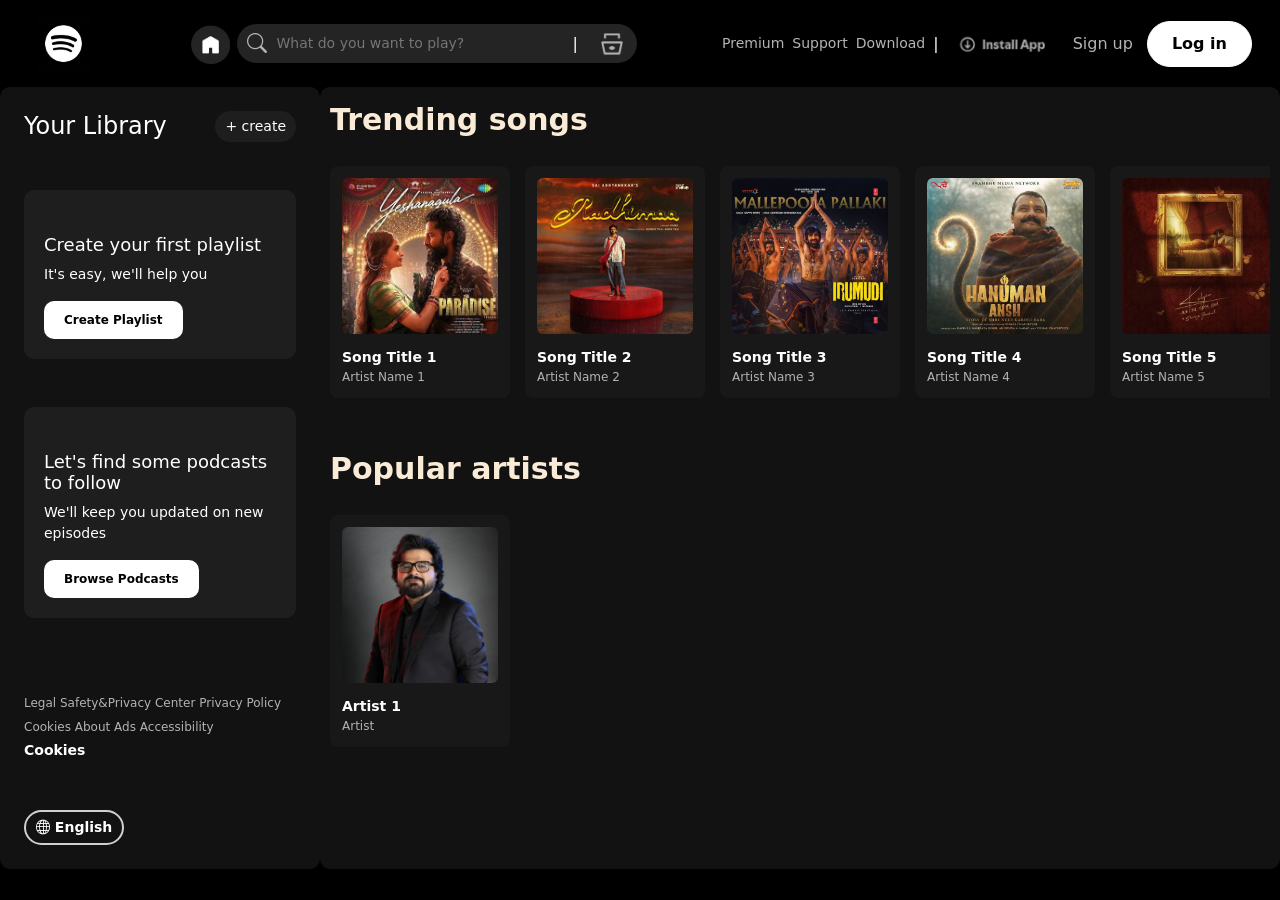
<file: spotifyclone/index.html>
<!DOCTYPE html>
<html lang="en">
<head>
    <meta charset="UTF-8">
    <meta name="viewport" content="width=device-width, initial-scale=1.0">
    <link href="https://cdn.jsdelivr.net/npm/bootstrap@5.3.3/dist/css/bootstrap.min.css" rel="stylesheet">
    <link rel="stylesheet" href="style.css">
    <script src="https://cdn.jsdelivr.net/npm/bootstrap@5.3.3/dist/js/bootstrap.bundle.min.js"></script>
    <link rel="stylesheet" href="https://cdn.jsdelivr.net/npm/bootstrap-icons@1.11.3/font/bootstrap-icons.min.css">
    <title>Spotify Clone</title>
</head>
<body data-bs-theme="dark">
    <div class="container-fluid">
        <div class="navbar d-flex align-items-center justify-content-between px-3">
            <img src="logo.jpg" alt="Spotify Logo" width="55px" class="m-2">

        <!-- Zone 2: home + search, this can flex-grow and center itself -->
            <div class="d-flex align-items-center gap-0 flex-grow-1 justify-content-center mx-2">
                <button class="home-button">
                    <img src="home1.png" width="40">
                </button>
                <div class="search-bar d-flex align-items-center gap-2" style="max-width: 400px; width: 100%;">
                    <i class="bi bi-search"></i>
                    <input type="text" placeholder="What do you want to play?" class="flex-grow-1">
                    <p class="m-0">|</p>
                    <button class="browse-button">
                        <img src="browse.png" width="40px">
                    </button>
                </div>
            </div>

    <!-- Zone 3: links + auth, fixed to content size, doesn't compete for zone 2's space -->
            <div class="d-flex align-items-center gap-2 flex-shrink-0">
                <a href="premium.html" class="premium">Premium</a>
                <a href="support.html" class="support">Support</a>
                <a href="download.html" class="download">Download</a>
                <p class="m-0">|</p>
                <button class="install-button">
                    <img src="installapp.png" width="50px">
                </button>
                <button class="signup-button">Sign up</button>
                <button class="login-button btn btn-light rounded-pill px-4 fw-bold">Log in</button>
            </div>
        </div>  
    </div>
    
    <div class="container-fluid">
        <div class="row">
            <div class="col-3 sidebar p-4">
                <div class="library header d-flex align-items-center justify-content-between">
                    <h4 class="m-0">Your Library</h4>
                    <button class="create-button"> + create </button>
                </div>
                <br><br>
                <div class="library1-card">
                    <br>
                    <h5 class="first-playlist">Create your first playlist</h5>
                    <p class="second-playlist">It's easy, we'll help you</p>
                    <button class="createplaylist ">Create Playlist</button>
                </div>
                <br><br>
                <div class="library2-card">
                    <br>
                    <h5 class="third-playlist">Let's find some podcasts to follow</h5>
                    <p class="second-playlist">We'll keep you updated on new episodes</p>
                    <button class="browsepodcasts ">Browse Podcasts</button>
                </div>
                <br><br><br>

                <footer class="footer">
                    
                    <a href="legal.html" class="legal" target="_blank">Legal  </a>
                    <a class="privacy" href="privacy.html" target="_blank"> Safety&Privacy Center  </a>
                    <a class="privacypolicy" href="privacypolicy.html" target="_blank"> Privacy Policy  </a>
                    <a class="cookies" href="cookies.html" target="_blank"> Cookies  </a>
                    <a class="aboutads" href="aboutads.html" target="_blank"> About Ads  </a>
                    <a class="accessibility" href="accessibility.html" target="_blank"> Accessibility</a><br>
                    <button class="cookies-button ">Cookies</button><br>
                    <br>
                    <br>
                    <button class="language-button">
                        <i class="bi bi-globe"></i>    English</button>
                </footer>
            </div>
            <div class="col-9 main-content">
                <a class="trending" href="trendingsongs.html">Trending songs</a>
                <br>
                <br>
                <div class="songs-container">
                    <button class="arrow left-btn">❮</button>
                    <div class="songs-wrapper">
                        <div class="songs-row" id="songsRow">

                            <!-- Song cards here -->
                            <div class="song-card">
                                <div class="image-wrapper">
                                    <img src="song1.jpeg" alt="Song 1" class="song-image">
                                    <button class="play-button">
                                        <img src="play.png" > 
                                    </button>
                                </div>
                                <h5 class="song-title">Song Title 1</h5>
                                <p class="song-artist">Artist Name 1</p>
                            </div>
                            <div class="song-card">
                                <div class="image-wrapper">
                                    <img src="song2.jpg" alt="Song 2" class="song-image">
                                    <button class="play-button">
                                        <img src="play.png">
                                    </button>
                                </div>
                                <h5 class="song-title">Song Title 2</h5>
                                <p class="song-artist">Artist Name 2</p>
                            </div>
                            <div class="song-card">
                                <div class="image-wrapper">
                                    <img src="song3.jpg" alt="Song 3" class="song-image">
                                        <button class="play-button">
                                            <img src="play.png" >
                                        </button>
                                </div>
                                <h5 class="song-title">Song Title 3</h5>
                                <p class="song-artist">Artist Name 3</p>
                            </div>
                            <div class="song-card">
                                <div class="image-wrapper">
                                    <img src="song4.jpg" alt="Song 4" class="song-image">
                                    <button class="play-button">
                                        <img src="play.png" >
                                    </button>
                                </div>
                                <h5 class="song-title">Song Title 4</h5>
                                <p class="song-artist">Artist Name 4</p>
                            </div>
                            <div class="song-card">
                                <div class="image-wrapper">
                                    <img src="song5.jpeg" alt="Song 5" class="song-image">
                                    <button class="play-button">
                                        <img src="play.png" >
                                    </button>
                                </div>
                                <h5 class="song-title">Song Title 5</h5>
                                <p class="song-artist">Artist Name 5</p>
                            </div>
                            <div class="song-card">
                                <div class="image-wrapper">
                                    <img src="song6.jpeg" alt="Song 6" class="song-image">
                                    <button class="play-button">
                                        <img src="play.png" >
                                    </button>
                                </div>
                                <h5 class="song-title">Song Title 6</h5>
                                <p class="song-artist">Artist Name 6</p>
                            </div>
                            <div class="song-card">
                                <div class="image-wrapper">
                                    <img src="song7.jpeg" alt="Song 7" class="song-image">
                                    <button class="play-button">
                                        <img src="play.png" >
                                    </button>
                                </div>
                                <h5 class="song-title">Song Title 7</h5>
                                <p class="song-artist">Artist Name 7</p>
                            </div>
                            <div class="song-card">
                                <div class="image-wrapper">
                                    <img src="song8.jpg" alt="Song 8" class="song-image">
                                    <button class="play-button">
                                        <img src="play.png" >
                                    </button>
                                </div>
                                <h5 class="song-title">Song Title 8</h5>
                                <p class="song-artist">Artist Name 8</p>
                            </div>
                            <div class="song-card">
                                <div class="image-wrapper">
                                    <img src="song9.jpeg" alt="Song 9" class="song-image">
                                    <button class="play-button">
                                        <img src="play.png" >
                                    </button>
                                </div>
                                <h5 class="song-title">Song Title 9</h5>
                                <p class="song-artist">Artist Name 9</p>
                            </div>
                            <div class="song-card">
                                <div class="image-wrapper">
                                    <img src="song10.jpeg" alt="Song 10" class="song-image">
                                    <button class="play-button">
                                        <img src="play.png" >
                                    </button>
                                </div>
                                <h5 class="song-title">Song Title 10</h5>
                                <p class="song-artist">Artist Name 10</p>
                            </div>
                            <div class="song-card">
                                <div class="image-wrapper">
                                    <img src="song11.jpeg" alt="Song 11" class="song-image">
                                    <button class="play-button">
                                        <img src="play.png" >
                                    </button>
                                </div>
                                <h5 class="song-title">Song Title 11</h5>
                                <p class="song-artist">Artist Name 11</p>
                            </div>
                            <div class="song-card">
                                <div class="image-wrapper">
                                    <img src="song12.jpg" alt="Song 12" class="song-image">
                                    <button class="play-button">
                                        <img src="play.png" >
                                    </button>
                                </div>
                                <h5 class="song-title">Song Title 12</h5>
                                <p class="song-artist">Artist Name 12</p>
                            </div>
                        </div>
                        
                    </div>
                    <button class="arrow right-btn">❯</button>
                </div>
                <br>
                <br>
                <a class="artists" href="popularartists.html">Popular artists</a>
                <br>
                <br>
                <div class="artists-container">
                    <button class="arrow left-btn">❮</button>
                    <div class="artists-wrapper">
                        <div class="artists-row" id="artistsRow">
                            <div class="artist-card">
                                <div class="image-wrapper">
                                    <img src="artist1.jpeg" alt="artist 1" class="artist-image">
                                    <button class="play-button">
                                        <img src="play.png" >
                                    </button>
                                </div>
                                <h5 class="song-title">Artist 1</h5>
                                <p class="song-artist">Artist</p>
                            </div>
                        </div>
                    </div>
                    <button class="arrow right-btn">❯</button>
                </div>
            </div>      
        </div>
    </div>
    <script src="spotifyclone.js"></script>
</body>
</html>
</file>
<file: spotifyclone/style.css>
body{
    background-color: black;
    color: white;
}
.logo{
    display:flex;
}
.navbar{
    display:flex;
    justify-content:space-between;
    align-items:center;
}
.home-button{
    border: none;
    border-radius: 50%;
    padding: none;
    cursor: pointer;
    overflow:hidden;
    object-fit:cover;
    background:none;
}

.home-button img{
    border-radius: 50%;
}
.search-bar{
    background:#242424;
    border-radius:25px;
    padding-left:10px;
}

.search-bar input{
    background:transparent;
    border:none;
    outline:none;
    color:white;
    width:300px;
    font-size:14px;
}

.search-bar i{
    color:#b3b3b3;
    font-size:20px;
}
.browse-button{
    border: none;
    border-radius: 50%;
    padding: none;
    cursor: pointer;
    overflow:hidden;
    object-fit:cover;
    background:none;
}
.premium{
    border: none;
    color: rgb(181, 180, 180);
    text-decoration: none;
    padding: none;
    cursor: pointer;
    overflow:hidden;
    object-fit:cover;
    background:none;
    font-size: 14px;
    transition: all 0.2s ease;
}
.premium:hover,.support:hover,.download:hover{
    color: #f5fff8;
    transform: scale(1.05);
}
.support{
    border: none;
    color: rgb(181, 180, 180);
    text-decoration: none;
    padding: none;
    cursor: pointer;
    overflow:hidden;
    object-fit:cover;
    background:none;
    font-size: 14px;
}
.download{
    color: rgb(181, 180, 180);
    text-decoration: none;
    border: none;
    padding: none;
    cursor: pointer;
    overflow:hidden;
    object-fit:cover;
    background:none;
    font-size: 14px;
}
.login-button{
    border: 1px solid white;
    border-radius: 25%;
    padding: 10px 20px;
    cursor: pointer;
    overflow:hidden;
    object-fit:cover;
    background:white;
    color: black;
    transition: all 0.3s ease;
}
.login-button:hover{
    transform: scale(1.05);
}
.signup-button{
    border: none;
    border-radius: 50%;
    padding: none;
    cursor: pointer;
    overflow:hidden;
    object-fit:cover;
    background:none;
    color: rgb(181, 180, 180);
    transition: all 0.2s ease;
}
.signup-button:hover{
    color: #f5fff8;
    transform: scale(1.05);
}
.install-button{
    border: none;
    padding: none;
    cursor: pointer;
    overflow:hidden;
    object-fit:cover;
    background:none;
    transition: all 0.3s ease;
}
.install-button:hover{
    transform: scale(1.05);
}
.install-button img{
    width: 100px;
}
.create-button{
    border: none;
    background-color:#1e1e1e;
    border-radius: 50px;
    cursor: pointer;
    overflow:hidden;
    object-fit:cover;
    font-size: 14px;
    padding-top: 5px;
    padding-bottom: 5px;
    padding-left: 10px;
    padding-right: 10px;
    transition: all 0.3s ease;
}
.create-button:hover{
    background-color:#444141;
}
.library{
    font-size: 20px;
    font-weight: bold;
}
.first-playlist,.third-playlist{
    font-size: 18px;
}
.second-playlist,.fourth-playlist{
    font-size: 14px;
}
.sidebar{
    display:flex;
    flex-direction:column;
    justify-content:space-between;
    background-color:#121212;
    border-radius: 10px;
    padding: 10px;
}
.library1-card{
    background-color:#1e1e1e;
    border-radius: 10px;
    padding: 20px;
}
.library2-card{
    background-color:#1e1e1e;
    border-radius: 10px;
    text-align:left;
    padding: 20px;
}
.createplaylist,.browsepodcasts{
    background-color:white;
    color:black;
    border:none;
    padding:10px 20px;
    border-radius: 10px;
    font-size:12px;
    font-weight:bold;
    transition: all 0.3s ease;
}
.createplaylist:hover,.browsepodcasts:hover{
    background-color:#444141;
    transform: scale(1.05);
}
.privacypolicy,.cookies,.legal,.aboutads,.accessibility,.privacy{
    color:#b3b3b3;
    font-size:12px;
    text-decoration:none;
    transition: all 0.3s ease;
}
.privacypolicy:hover,.cookies:hover,.legal:hover,.aboutads:hover,.accessibility:hover,.privacy:hover{
    color:white;
    transform: scale(1.05);
}
.cookies-button{
    background:none;
    color:white;
    border:none;
    padding-left: 0px;
    font-size:14px;
    font-weight:bold;
    text-align:left;
    transition: all 0.2s ease;
}
.cookies-button:hover{
    transform: scale(1.05);
    text-decoration: underline;
}
.language-button{
    border:solid 2px rgb(209, 207, 207);
    border-radius: 25px;
    background-color:#121212;
    color:white;
    padding:5px 10px;
    font-size:14px;
    font-weight:bold;
    text-align:left;
    transition: all 0.2 ease;
}
.language-button:hover{
    transform: scale(1.05);
    border-color: white;
}
.footer{
    text-align:left;
    align-items: end;
}
.main-content{
    background-color:#121212;
    border-radius: 10px;
    padding: 10px;
}
.play-button img{
    border:none;
    border-radius:50%;
}
.song-card img{
    width: 100px;
}
.artist-card img{
    border: none;
    border-radius: 50%;
    padding: none;
    cursor: pointer;
    overflow:hidden;
    object-fit:cover;
    background:none;
}

.song-card ,.artist-card{
    background: #181818;
    border-radius: 8px;
    padding: 12px;
    width: 180px;
    flex-shrink: 0;
    cursor: pointer;
    transition: background 0.2s ease;
}

.song-card:hover ,.artist-card:hover{
    background: #282828;
}

.image-wrapper {
    position: relative;
    display: inline-block;
    width: 100%;
}

.image-wrapper img {
    width: 100%;
    border-radius: 6px;
    display: block;
}

.play-button {
    position: absolute;
    bottom: 8px;
    right: 8px;
    background:none;
    border: none;
    object-fit:cover;
    overflow:hidden;
    border-radius: 50%;
    width: 50px;
    height: 50px;
    display: flex;
    align-items: center;
    justify-content: center;
    cursor: pointer;
    padding: 0;
    opacity: 0;
    transform: translateY(8px);
    transition: opacity 0.2s ease, transform 0.2s ease;
}

.song-card:hover .play-button {
    opacity: 1;
    padding: 0;
    border: none;
    border-radius: 50%;
    transform: translateY(0);
}
.artist-card:hover .play-button {
    opacity: 1;
    padding: 0;
    border: none;
    border-radius: 50%;
    transform: translateY(0);
}
.song-title {
    margin: 8px 0 2px 0;
    font-size: 14px;
    font-weight: 600;
    white-space: nowrap;
    overflow: hidden;
    text-overflow: ellipsis;
}
.song-artist {
    font-size: 12px;
    color: #b3b3b3;
    margin: 0;
    white-space: nowrap;
    overflow: hidden;
    text-overflow: ellipsis;
}
.songs-container,.artists-container {
    position: relative;
    width: 100%;        /* this is now the "visible box" — matches your Trending Songs shelf width */
    overflow: hidden;    /* clip anything outside this exact box */
}
.songs-row::-webkit-scrollbar {
    display: none;         /* optional: hide scrollbar in Chrome/Safari */
}
.artists-row::-webkit-scrollbar {
    display: none;         /* optional: hide scrollbar in Chrome/Safari */
}

.arrow {
    opacity: 0;
    transition: opacity 0.2s ease;
    position: absolute;
    top: 50%;
    transform: translateY(-50%);
    width: 40px;
    height: 40px;
    border: none;
    border-radius: 50%;
    background: rgba(0,0,0,0.7);
    color: white;
    cursor: pointer;
    z-index: 10;
}
.songs-container:hover .arrow{
    opacity: 1;
}

.left-btn {
    left: 10px;   /* positive value now — sits just inside the visible edge */
}

.right-btn {
    right: 10px;  /* same — inside the visible box, not past hidden content */
}
.songs-wrapper{
    position: relative;
    width: 100%;      /* was: fit-content */
}
.songs-row {
    display: flex;
    gap: 15px;
    overflow-x: auto;
    scroll-behavior: smooth;
    scrollbar-width: none;
    width: 100%;       /* make the constraint explicit */
}
.artists,.trending{
    color: antiquewhite;
    text-decoration: none;
    font-size: 30px;
    font-weight: 600;
    transition: all 0.2s ease;

}
.artists:hover,.trending:hover{
    text-decoration: underline;
}
</file>
